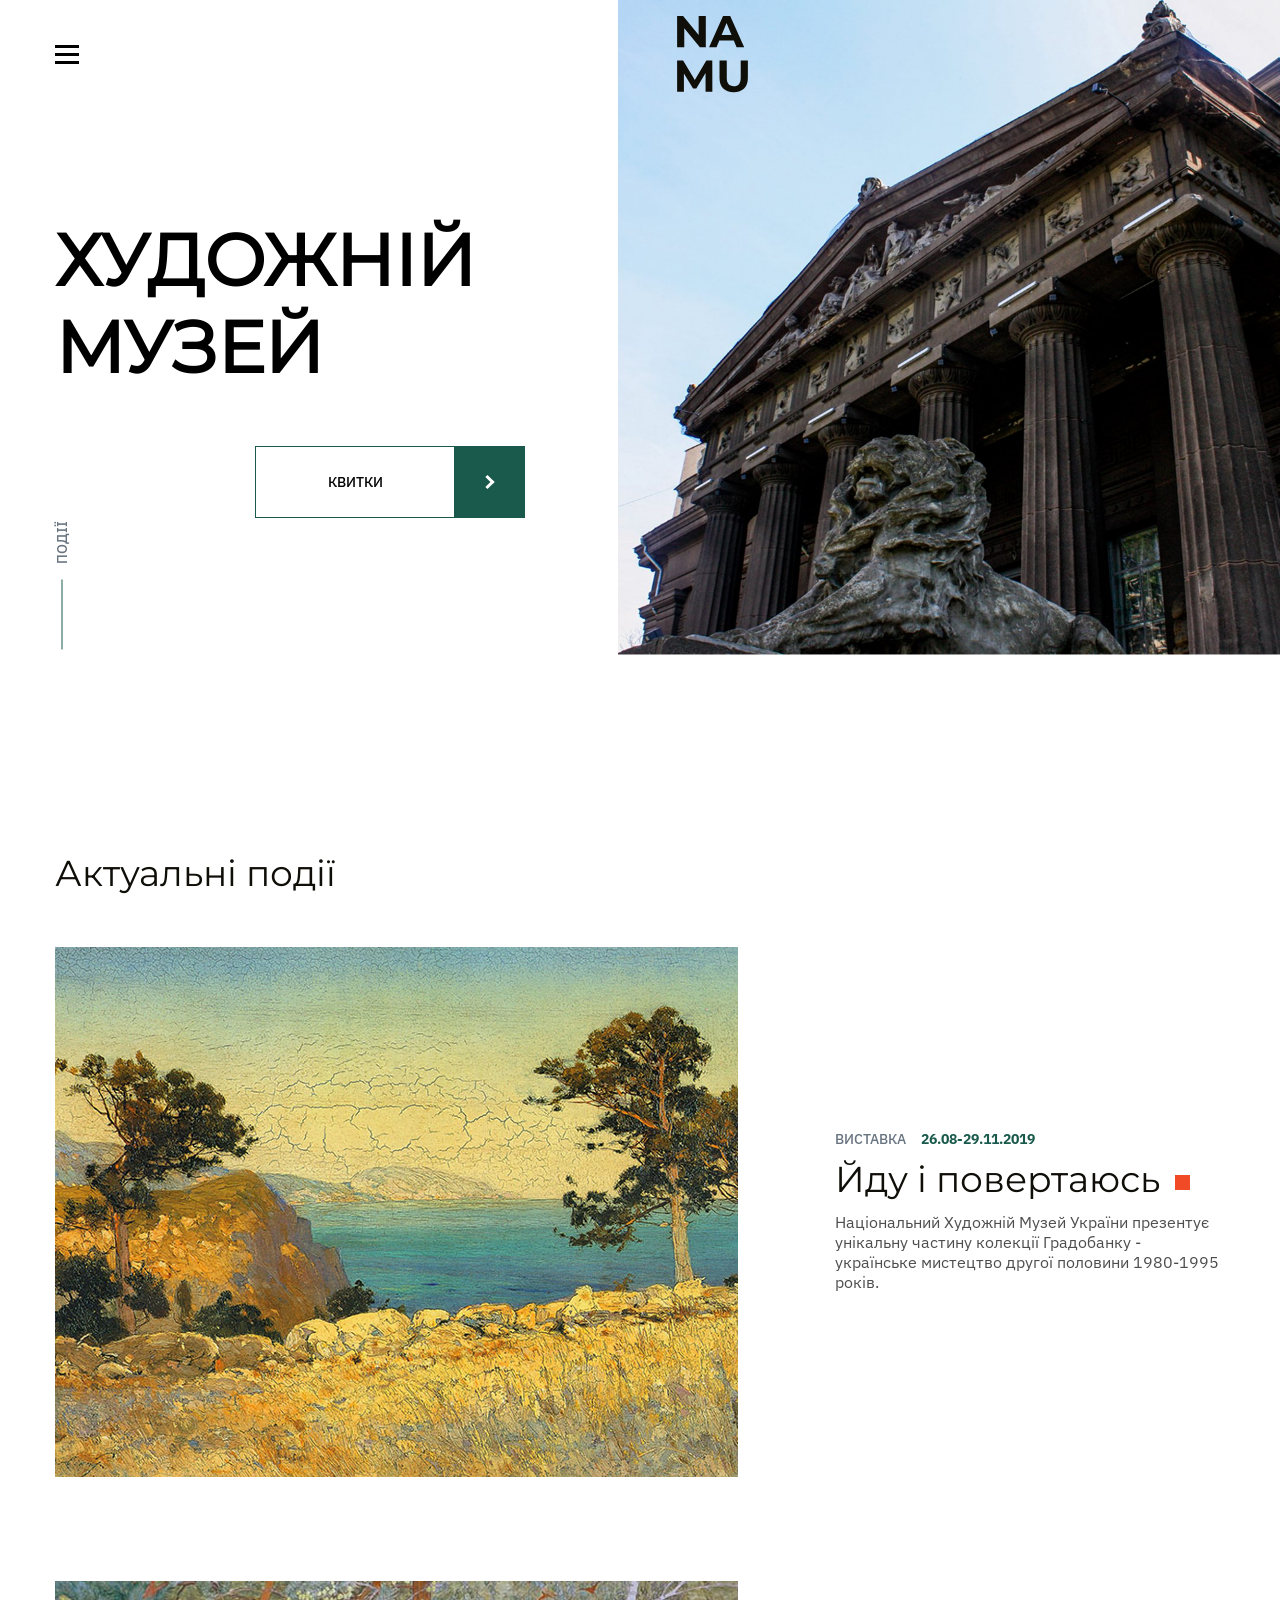
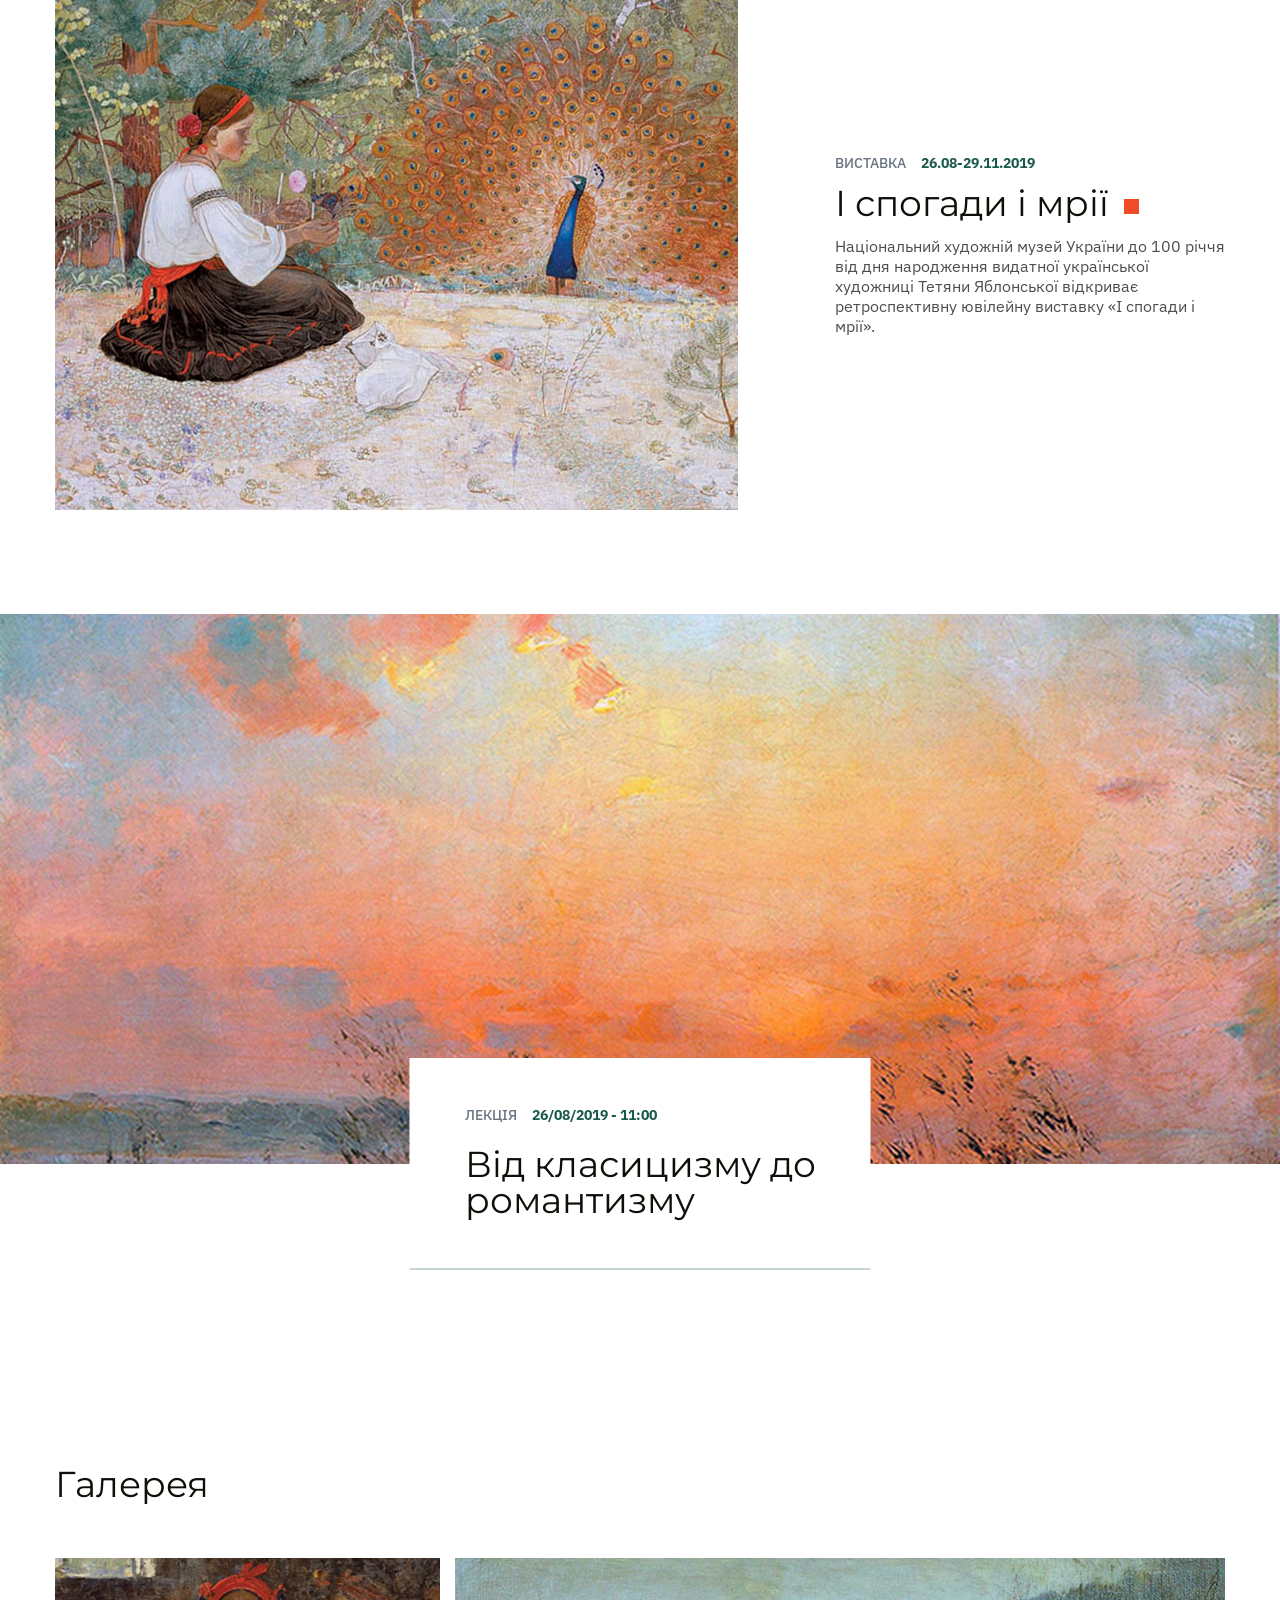
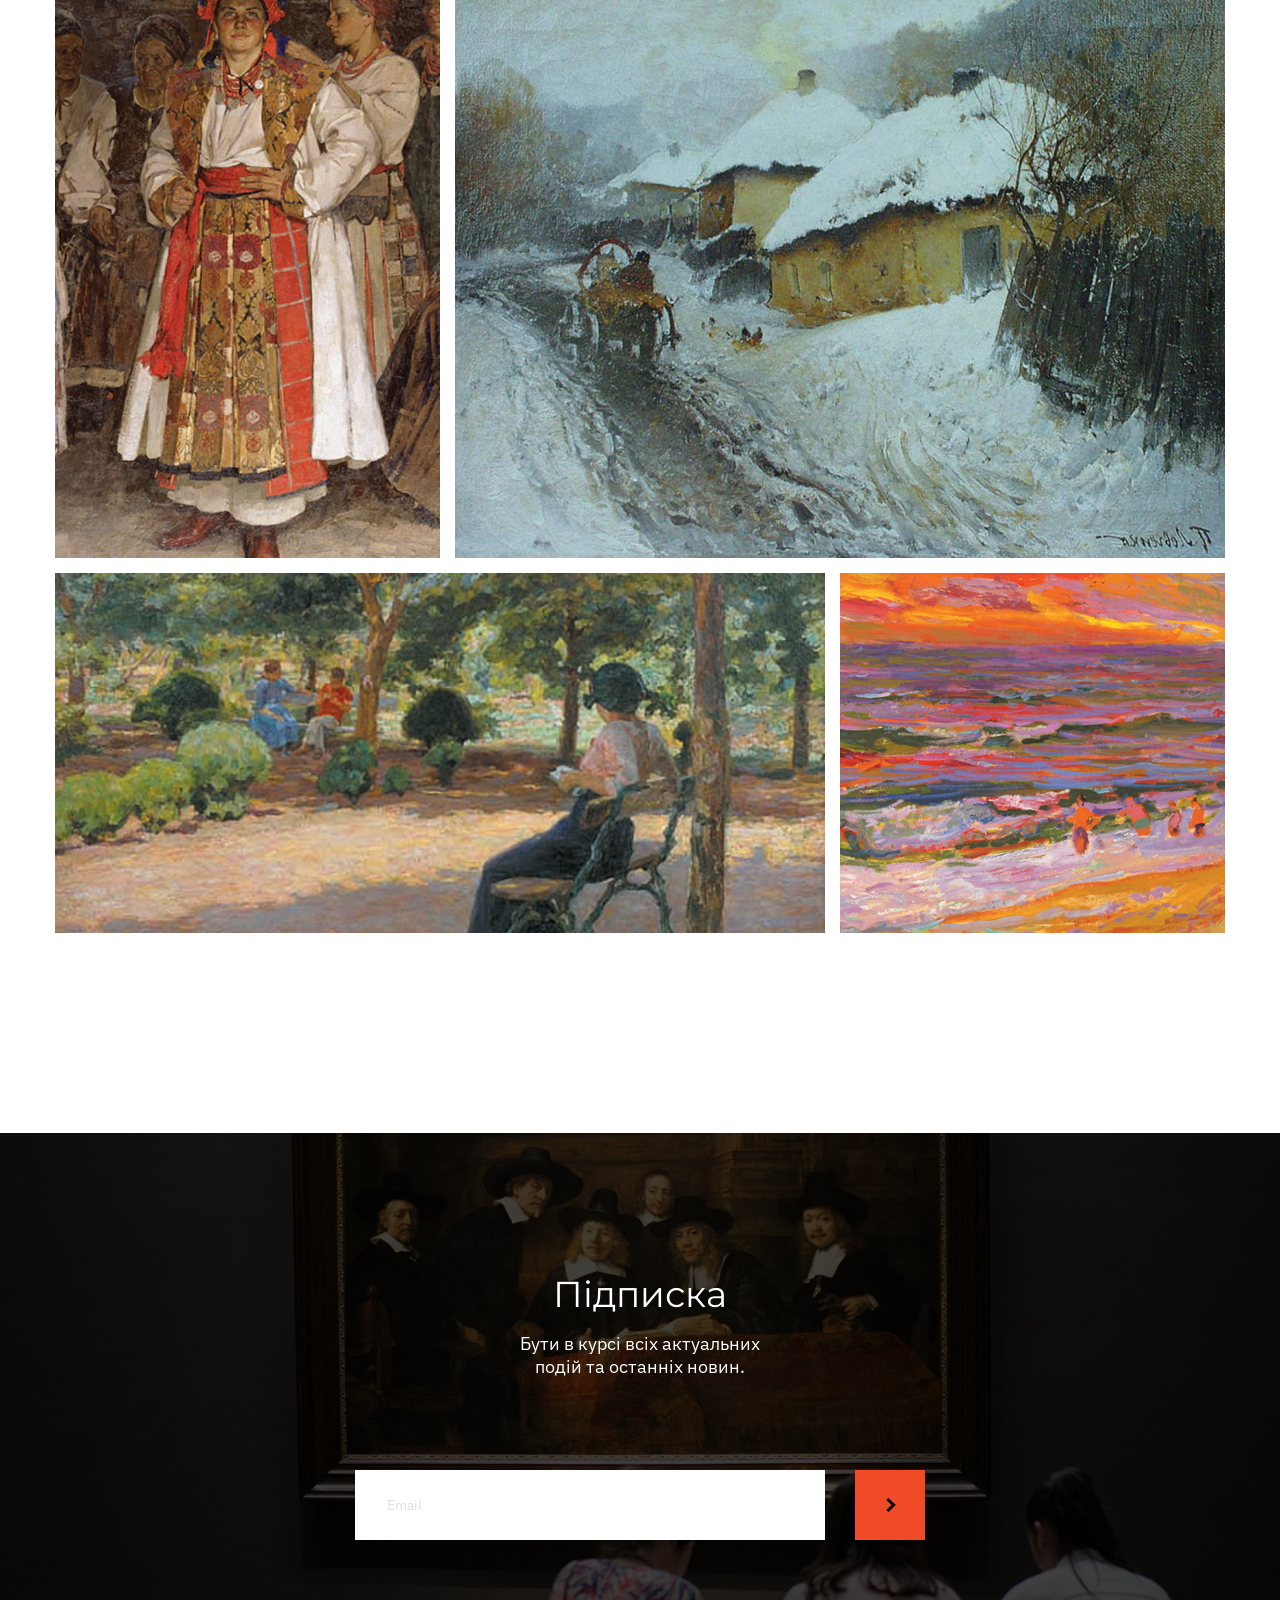
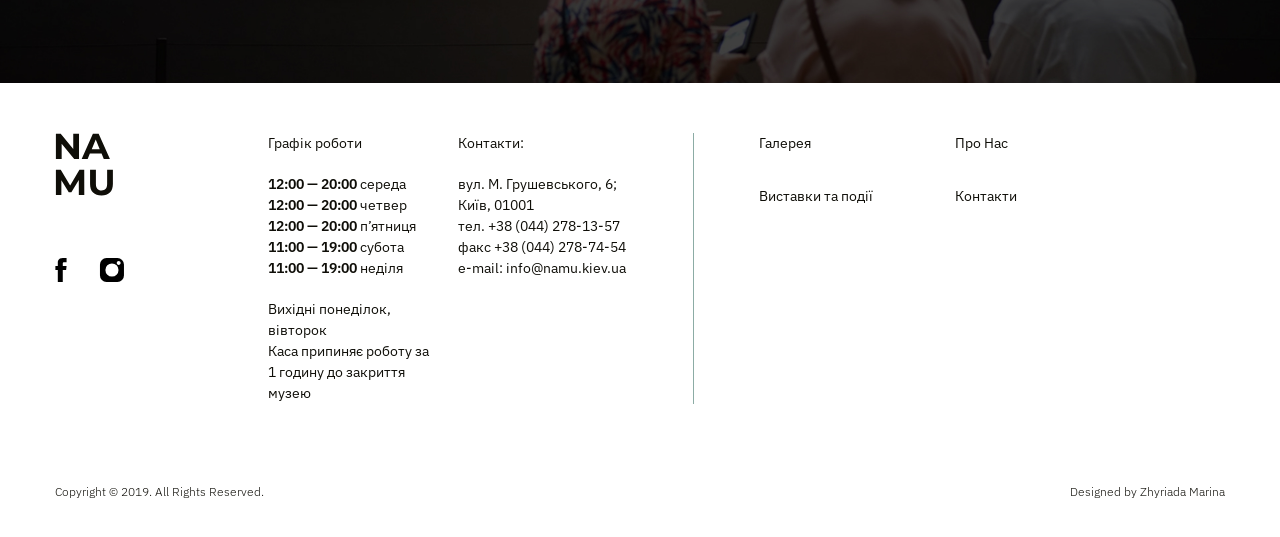
<file: index.html>
<!doctype html><html lang="en"><head><meta charset="utf-8"><meta name="viewport" content="width=device-width, initial-scale=1.0"><link rel="icon" type="image/svg+xml" href="favicon.064738e1.svg"><link rel="stylesheet" href="https://unpkg.com/swiper/swiper-bundle.min.css"><link rel="preconnect" href="https://fonts.googleapis.com"><link rel="preconnect" href="https://fonts.gstatic.com"><link href="https://fonts.googleapis.com/css2?family=IBM+Plex+Sans:ital,wght@0,100..700;1,100..700&display=swap" rel="stylesheet"><title>NAMU</title><link rel="stylesheet" href="index.5a74124b.css"></head><body class="body"> <header id="header" class="header"> <div class="container header__content"> <a href="#menu" class="icon menu__icon"> <div class="menu__icon-item"></div> <div class="menu__icon-item"></div> <div class="menu__icon-item"></div> </a> <a href="#" class="header__logo logo"> <img class="logo-icon" src="favicon.064738e1.svg" alt="Logo"> </a> </div> <aside class="menu" id="menu"> <div class="menu__content"> <div class="container menu__content-inner"> <div class="menu__nav-wrapper nav-wrapper"> <a href="#" class="icon icon--close-white menu__icon-close"></a> <nav class="menu__nav nav"> <ul class="footer__nav-list nav__list"> <li class="nav__item"> <a href="#gallery" class="main-text nav__link"> Галерея </a> </li> <li class="nav__item"> <a href="#contact-us" class="main-text nav__link"> Про Нас </a> </li> <li class="nav__item"> <a href="#events" class="main-text nav__link"> Виставки та події </a> </li> <li class="nav__item"> <a href="#contact-us" class="main-text nav__link"> Контакти </a> </li> </ul> </nav> </div> <div class="menu__details-wrapper"> <p class="main-text main-text--white menu__text">Графік роботи</p> <div class="menu__details"> <ul class="menu__details-list"> <li class="main-text main-text--white menu__text"> <span class="main-text--bold">12:00 — 20:00</span> середа </li> <li class="main-text main-text--white menu__text"> <span class="main-text--bold">12:00 — 20:00</span> четвер </li> <li class="main-text main-text--white menu__text"> <span class="main-text--bold">12:00 — 20:00</span> п’ятниця </li> <li class="main-text main-text--white menu__text"> <span class="main-text--bold">11:00 — 19:00</span> субота </li> <li class="main-text main-text--white menu__text"> <span class="main-text--bold">11:00 — 19:00</span> неділя </li> </ul> <p class="main-text main-text--white menu__text menu__text--weekends"> <span class="main-text--bold">Вихідні:</span> понеділок, вівторок <br> Каса припиняє роботу за 1 годину до закриття музею </p> </div> </div> </div> </div> <a href="#" class="menu__background"></a> </aside> </header> <main class="page"> <section id="museum" class="museum"> <div class="container museum-container"> <div class="museum__content"> <div class="section-title-wrapper"> <h1>ХУДОЖНІЙ МУЗЕЙ</h1> </div> <div class="museum__content-link-wrapper"> <a href="#" class="ticket-btn"> <p class="subtitle subtitle--dark ticket-btn-text">Квитки</p> <div class="main-btn"></div> </a> </div> </div> <a href="#events" class="link link--bold-hover museum__link-to-events show-on-desktop subtitle"> Події </a> </div> <div class="museum__content-image"> <img src="museum.30bdc667.jpg" alt="Museum Photo"> </div> </section> <section id="events" class="events"> <div class="container"> <div class="section-title-wrapper"> <h2>Актуальні події</h2> </div> <div class="events-content-wrapper"> <div class="event events__event"> <a href="#" class="dont-show-on-desktop event__image"> <img src="events-image-1.808af887.jpg" alt="Event Image"> </a> <a href="#" class="event__image link link--scale-hover-sm show-on-desktop"> <img src="events-image-1.7b368abf.jpg" alt="Event Image"> </a> <div></div> <div class="event__description"> <p class="event__description-subtitle subtitle"> ВИСТАВКА <span class="subtitle--bold subtitle--green"> 26.08-29.11.2019 </span> </p> <h2 class="h2--icon">Йду і повертаюсь</h2> <p class="events__text main-text"> Національний Художній Музей України презентує унікальну частину колекції Градобанку - українське мистецтво другої половини 1980-1995 років. </p> </div> </div> <div class="event events__event"> <a href="#" class="dont-show-on-desktop event__image"> <img src="events-image-2.72475c1a.jpg" alt="Event Image"> </a> <a href="#" class="event__image link link--scale-hover-sm show-on-desktop"> <img src="events-image-2.2ec6624e.jpg" alt="Event Image"> </a> <div></div> <div class="event__description"> <p class="event__description-subtitle subtitle"> ВИСТАВКА <span class="subtitle--bold subtitle--green"> 26.08-29.11.2019 </span> </p> <h2 class="h2--icon">І спогади і мрії</h2> <p class="events__text main-text"> Національний художній музей України до 100 річчя від дня народження видатної української художниці Тетяни Яблонської відкриває ретроспективну ювілейну виставку «І спогади і мрії». </p> </div> </div> </div> </div> <div class="container show-on-tablet"> <a href="#"> <div class="event--lection events__event"> <div class="event__description event__description--lection event__description--lection-link link"> <p class="event__description-subtitle event__description-subtitle--lection subtitle"> ЛЕКЦІЯ <span class="subtitle--bold subtitle--green"> 26/08/2019 - 11:00 </span> </p> <h2 class="h2--mobile-centered"> Від класицизму до <br> романтизму </h2> </div> </div> </a> </div> <div class="dont-show-on-tablet event--lection events__event"> <a href="#"> <div class="event__description event__description--lection event__description--lection-link link"> <p class="event__description-subtitle event__description-subtitle--lection subtitle"> ЛЕКЦІЯ <span class="subtitle--bold subtitle--green"> 26/08/2019 - 11:00 </span> </p> <h2 class="h2--mobile-centered"> Від класицизму до <br> романтизму </h2> </div> </a> </div> </section> <section id="gallery" class="gallery"> <div class="container"> <div class="section-title-wrapper"> <h2>Галерея</h2> </div> </div> <div class="dont-show-on-desktop gallery__swiper-wrapper"> <div class="gallery__swiper swiper"> <div class="swiper-wrapper"> <div class="gallery__swiper-slide swiper-slide"> <a href="#" class="link"> <img src="image-1.8e1c605c.jpg" alt="Gallery Photo"> </a> </div> <div class="gallery__swiper-slide swiper-slide"> <a href="#" class="link"> <img src="image-2.f9c7cb00.jpg" alt="Gallery Photo"> </a> </div> <div class="gallery__swiper-slide swiper-slide"> <a href="#" class="link"> <img src="image-1.8e1c605c.jpg" alt="Gallery Photo"> </a> </div> <div class="gallery__swiper-slide swiper-slide"> <a href="#" class="link"> <img src="image-2.f9c7cb00.jpg" alt="Gallery Photo"> </a> </div> </div> </div> <div class="gallery__swiper-pagination"></div> </div> <div class="container show-on-desktop"> <div class="gallery__grid-row"> <a href="#" class="link link--scale-hover-sm"> <img class="gallery__item" src="image-1.1a8481c7.jpg" alt="Gallery Photo"> </a> <a href="#" class="link link--scale-hover-sm"> <img class="gallery__item" src="image-2.972af8f0.jpg" alt="Gallery Photo"> </a> </div> <div class="gallery__grid-row"> <a href="#" class="link link--scale-hover-sm"> <img class="gallery__item" src="image-3.2cfc38c3.jpg" alt="Gallery Photo"> </a> <a href="#" class="link link--scale-hover-sm"> <img class="gallery__item" src="image-4.fd4b8eca.jpg" alt="Gallery Photo"> </a> </div> </div> </section> <section id="contact-us" class="contact-us"> <h2 class="h2--white">Підписка</h2> <p class="contact-us__text main-text main-text--white"> Бути в курсі всіх актуальних подій та останніх новин. </p> <div class="contact-us__form-wrapper"> <form onsubmit="this.reset(); window.scrollTo({ top: 0, behavior: 'smooth' }); return false;" class="email-form"> <input type="email" class="email-form__input main-text" placeholder="Email" required> <button type="submit" class="main-btn main-btn--red"></button> </form> </div> </section> </main> <footer class="footer"> <div class="container"> <div class="footer__content"> <div class="footer__links"> <a href="#" class="logo"> <img class="logo-icon" src="favicon.064738e1.svg" alt="Logo"> </a> <div class="footer__links-socials"> <a href="https://www.facebook.com/" target="_blank" class="link link--scale-hover"> <img src="facebook-icon.5a4b28ee.svg" alt="Facebook Icon"> </a> <a href="https://www.instagram.com/" target="_blank" class="link link--scale-hover"> <img src="instagram-icon.c8a30db5.svg" alt="Instagram Icon"> </a> </div> </div> <div class="footer__info-wrapper"> <div class="footer__info"> <div class="footer__info-cart"> <div class="footer__info-cart-title-wrapper"> <p class="footer__info-cart-title footer__text main-text"> Графік роботи </p> </div> <ul class="footer__info-cart-list"> <li class="footer__text main-text"> <span class="main-text--bold">12:00 — 20:00</span> середа </li> <li class="footer__text main-text"> <span class="main-text--bold">12:00 — 20:00</span> четвер </li> <li class="footer__text main-text"> <span class="main-text--bold">12:00 — 20:00</span> п’ятниця </li> <li class="footer__text main-text"> <span class="main-text--bold">11:00 — 19:00</span> субота </li> <li class="footer__text main-text"> <span class="main-text--bold">11:00 — 19:00</span> неділя </li> </ul> <div class="footer__info-cart-title-wrapper footer__info-cart-title-wrapper--weekend"> <p class="footer__info-cart-title footer__text main-text"> Вихідні понеділок, вівторок <br> Каса припиняє роботу за 1 годину до закриття музею </p> </div> </div> <div class="footer__info-cart"> <div class="footer__info-cart-title-wrapper"> <p class="footer__info-cart-title footer__text main-text"> Контакти: </p> </div> <ul class="footer__info-cart-list"> <li class="footer__text main-text"> <a href="https://maps.app.goo.gl/dUrxSWDhkEZXd93Q6" target="_blank" class="link link--bold-hover"> вул. М. Грушевського, 6; Київ, 01001 </a> </li> <li class="footer__text main-text"> тел. <a class="link link--bold-hover" href="tel:+380442781357"> +38 (044) 278-13-57 </a> </li> <li class="footer__text footer__text--nowrap main-text"> факс <a class="link link--bold-hover" href="tel:+380442787454"> +38 (044) 278-74-54 </a> </li> <li class="footer__text footer__text--nowrap main-text"> e-mail: <a class="link link--bold-hover" href="mailto:info@namu.kiev.ua"> info@namu.kiev.ua </a> </li> </ul> </div> <a href="#museum" class="footer__sroll-top link link--scale-hover show-on-mobile"> <img src="arrow-up.a475b200.png" alt="Scroll top"> </a> </div> <div class="footer__info-nav-wrapper"> <nav class="nav"> <ul class="footer__nav-list nav__list"> <li class="nav__item"> <a href="#gallery" class="footer__text main-text nav__link nav__link--dark"> Галерея </a> </li> <li class="nav__item"> <a href="#contact-us" class="footer__text main-text nav__link nav__link--dark"> Про Нас </a> </li> <li class="nav__item"> <a href="#events" class="footer__text main-text nav__link nav__link--dark"> Виставки та події </a> </li> <li class="nav__item"> <a href="#contact-us" class="footer__text main-text nav__link nav__link--dark"> Контакти </a> </li> </ul> </nav> </div> </div> </div> </div> </footer> <div class="container"> <div class="copyright copyright-wrapper"> <p class="copyright-text main-text"> Copyright © 2019. All Rights Reserved. </p> <p class="copyright-text main-text">Designed by Zhyriada Marina</p> </div> </div> <script src="https://unpkg.com/swiper/swiper-bundle.min.js"></script> <script src="index.84b32c1d.js"></script> </body></html>
</file>
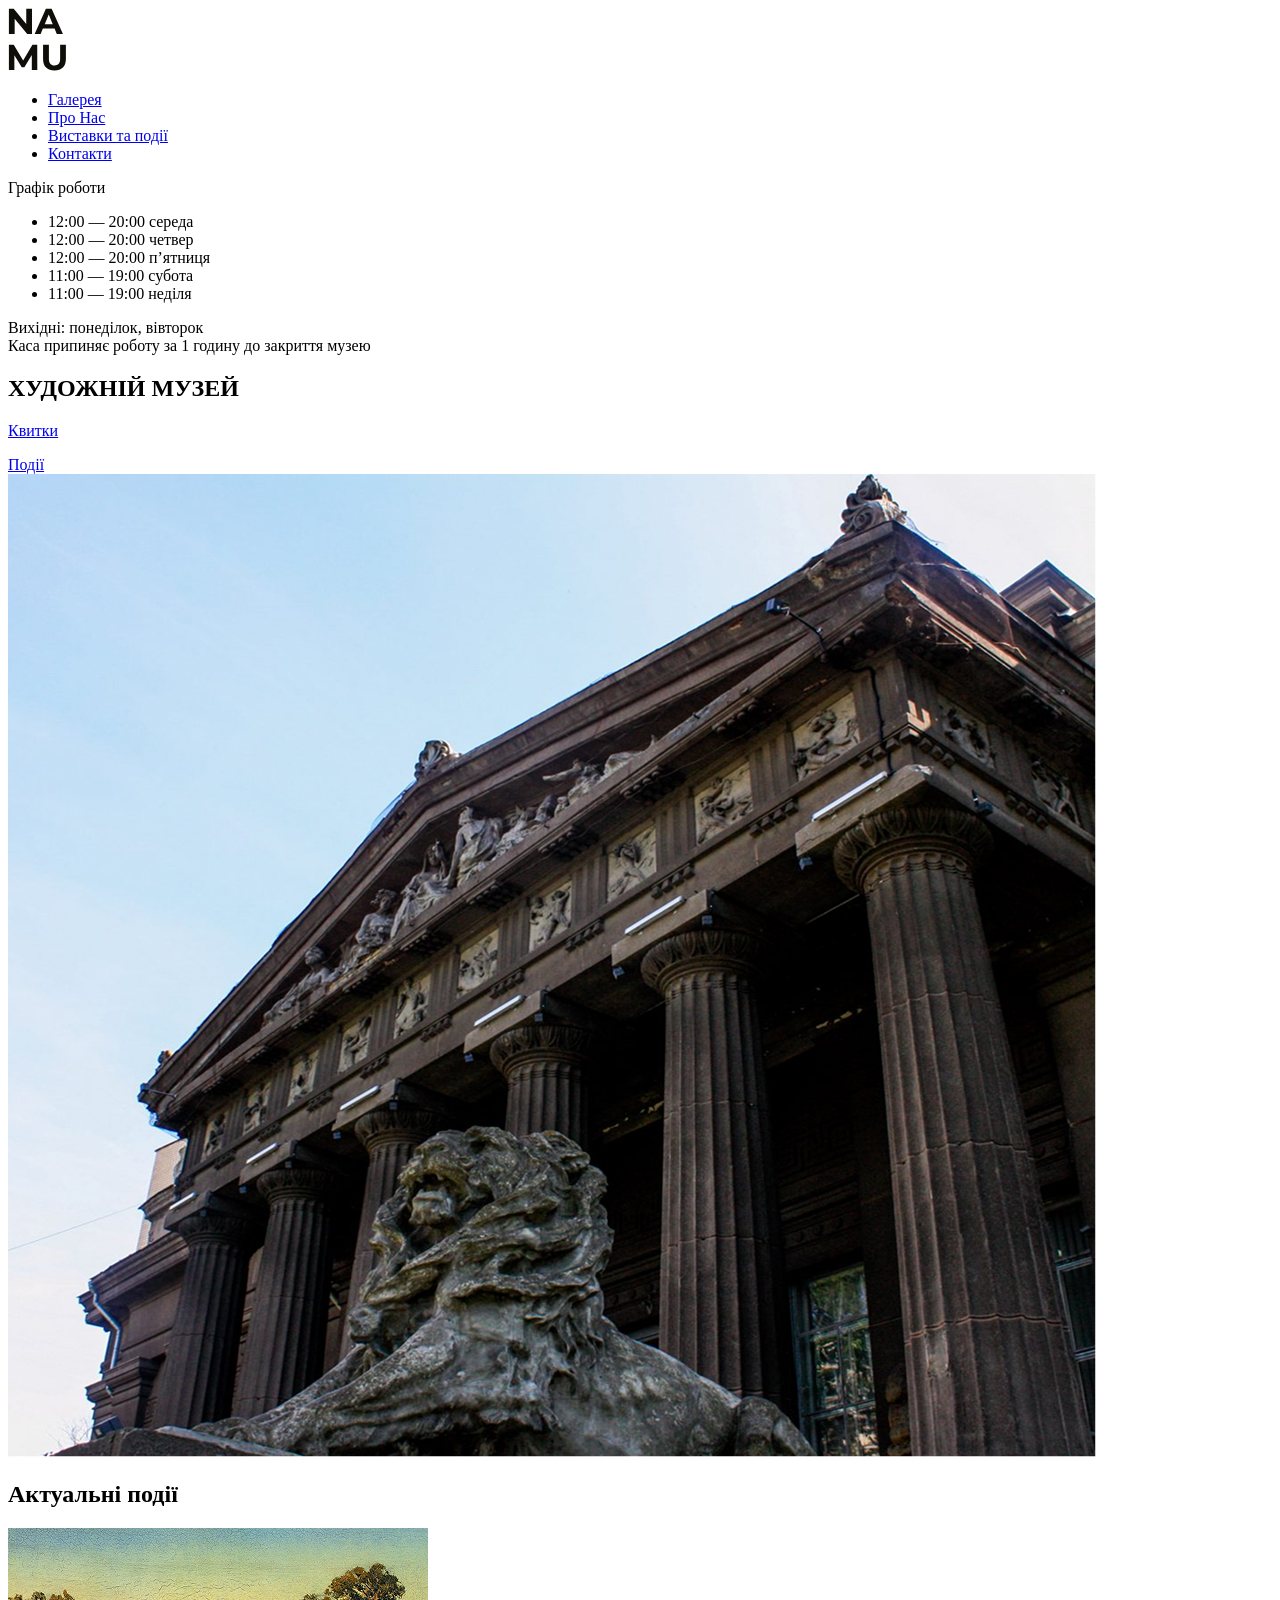
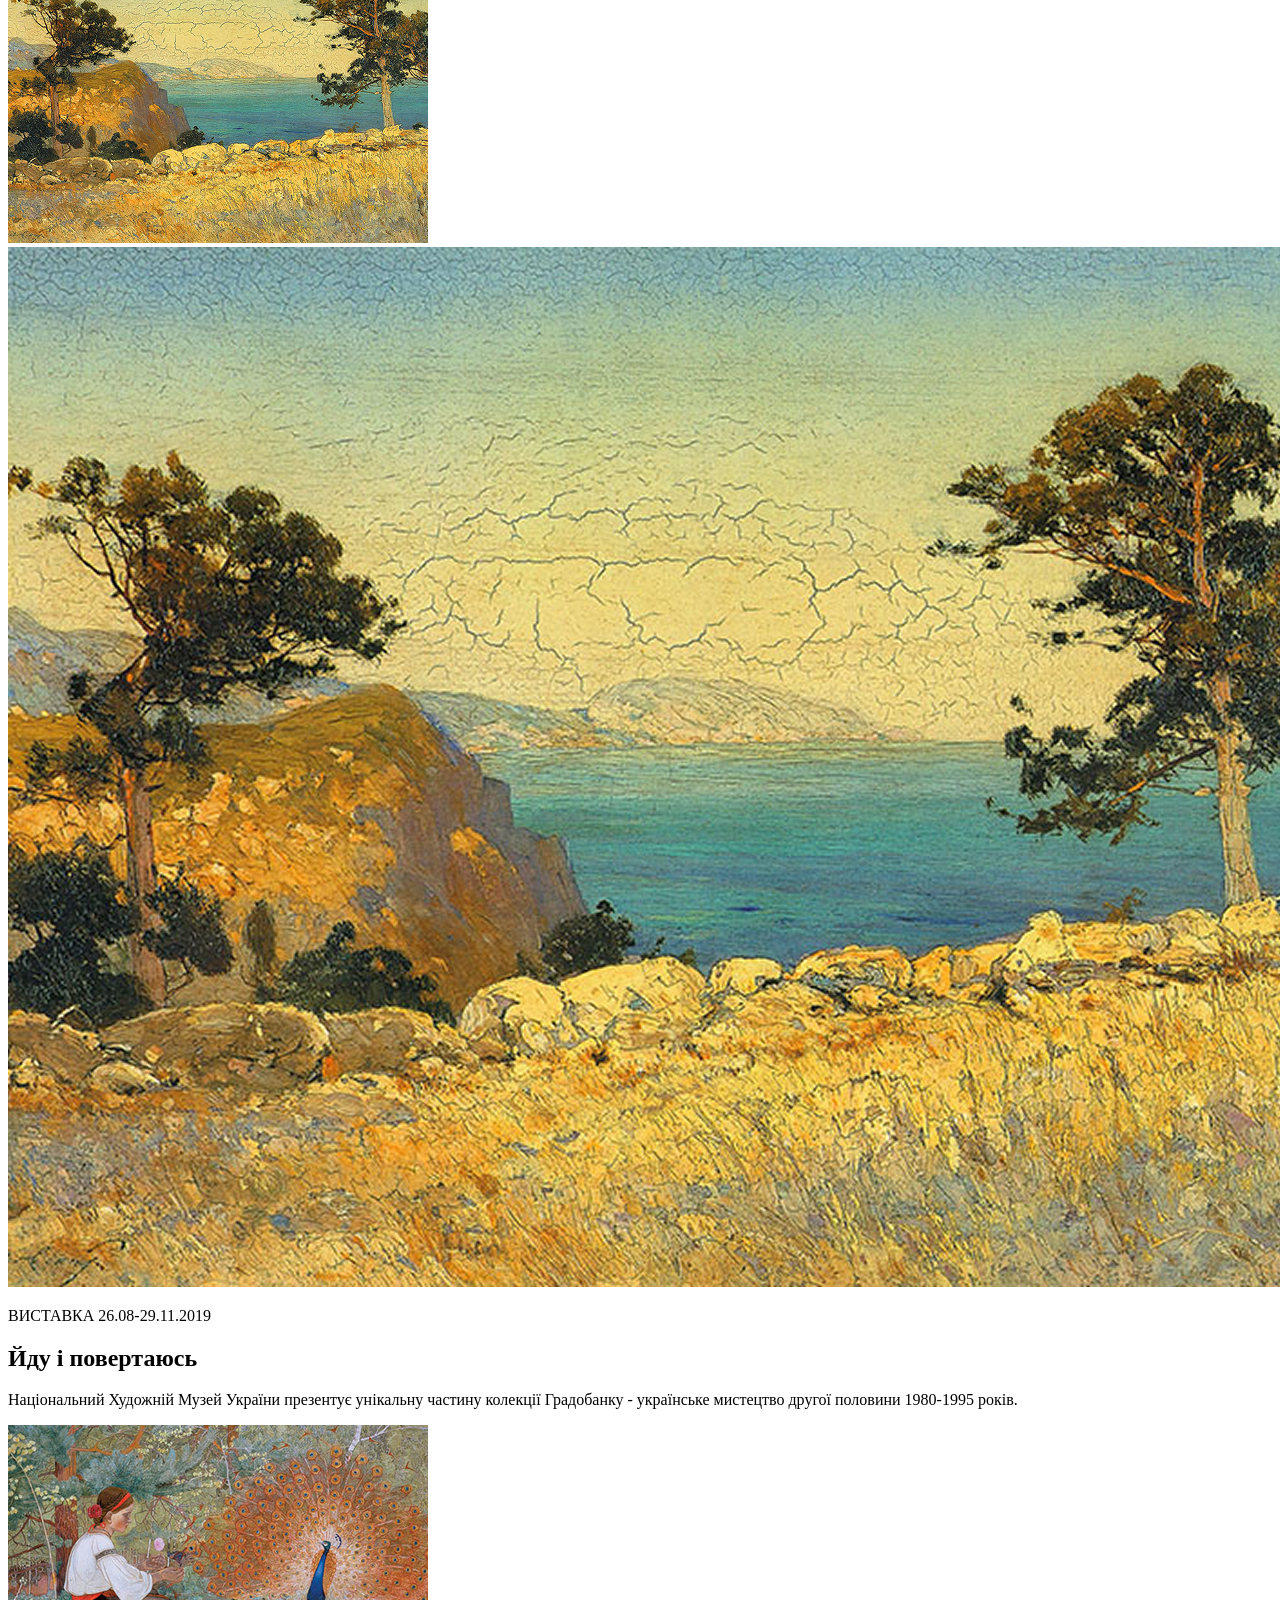
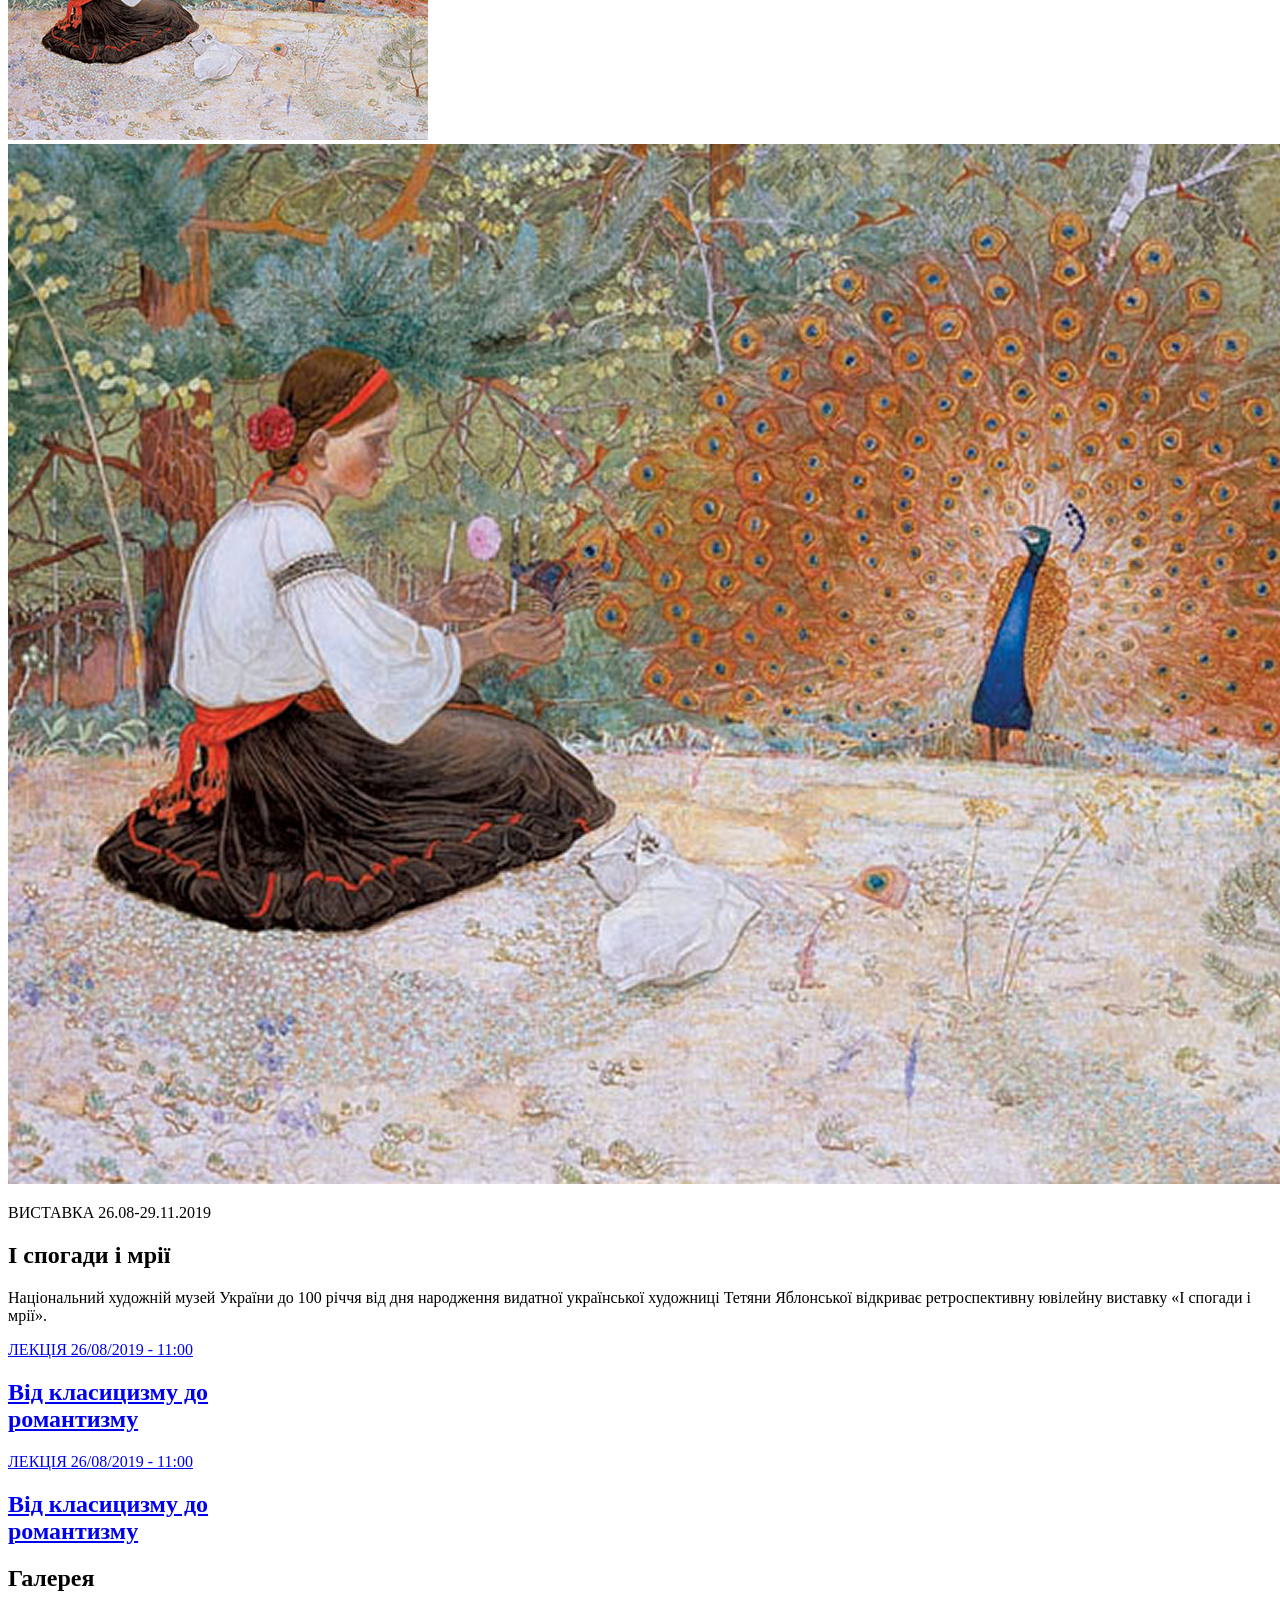
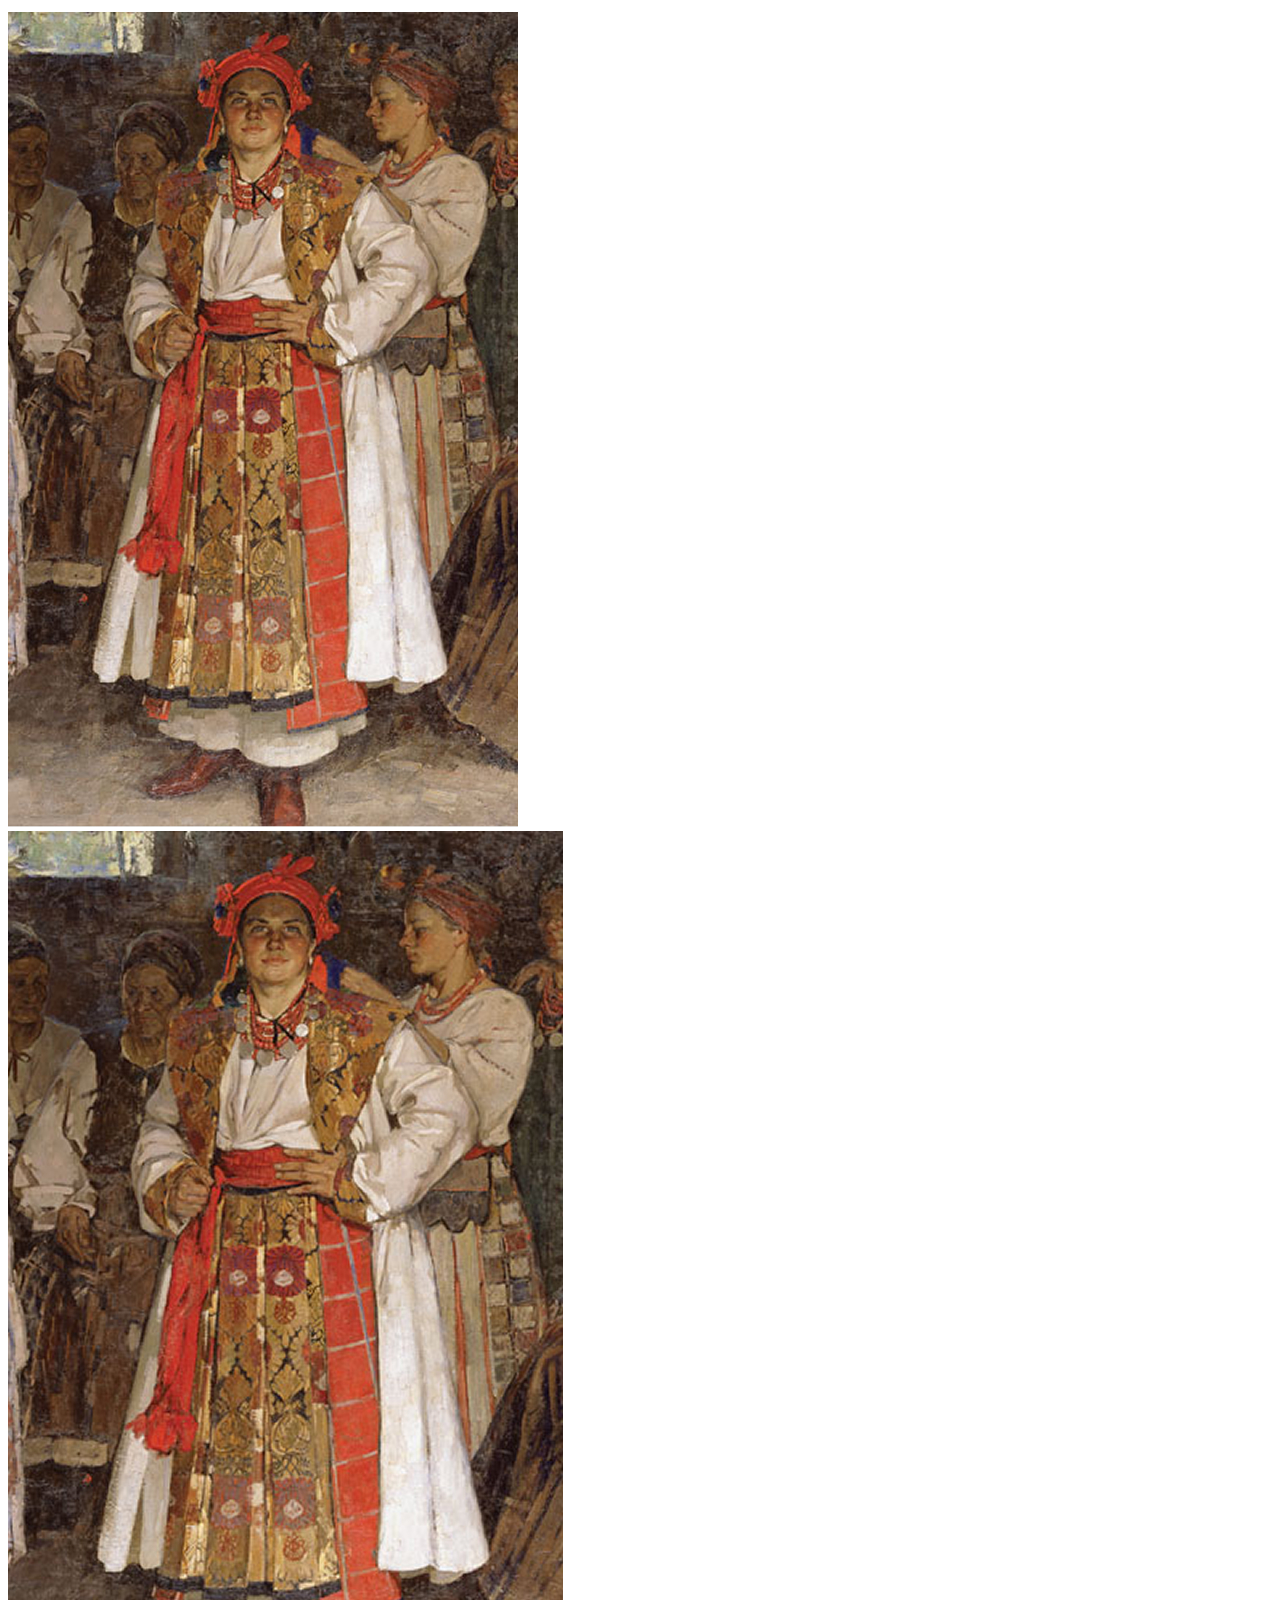
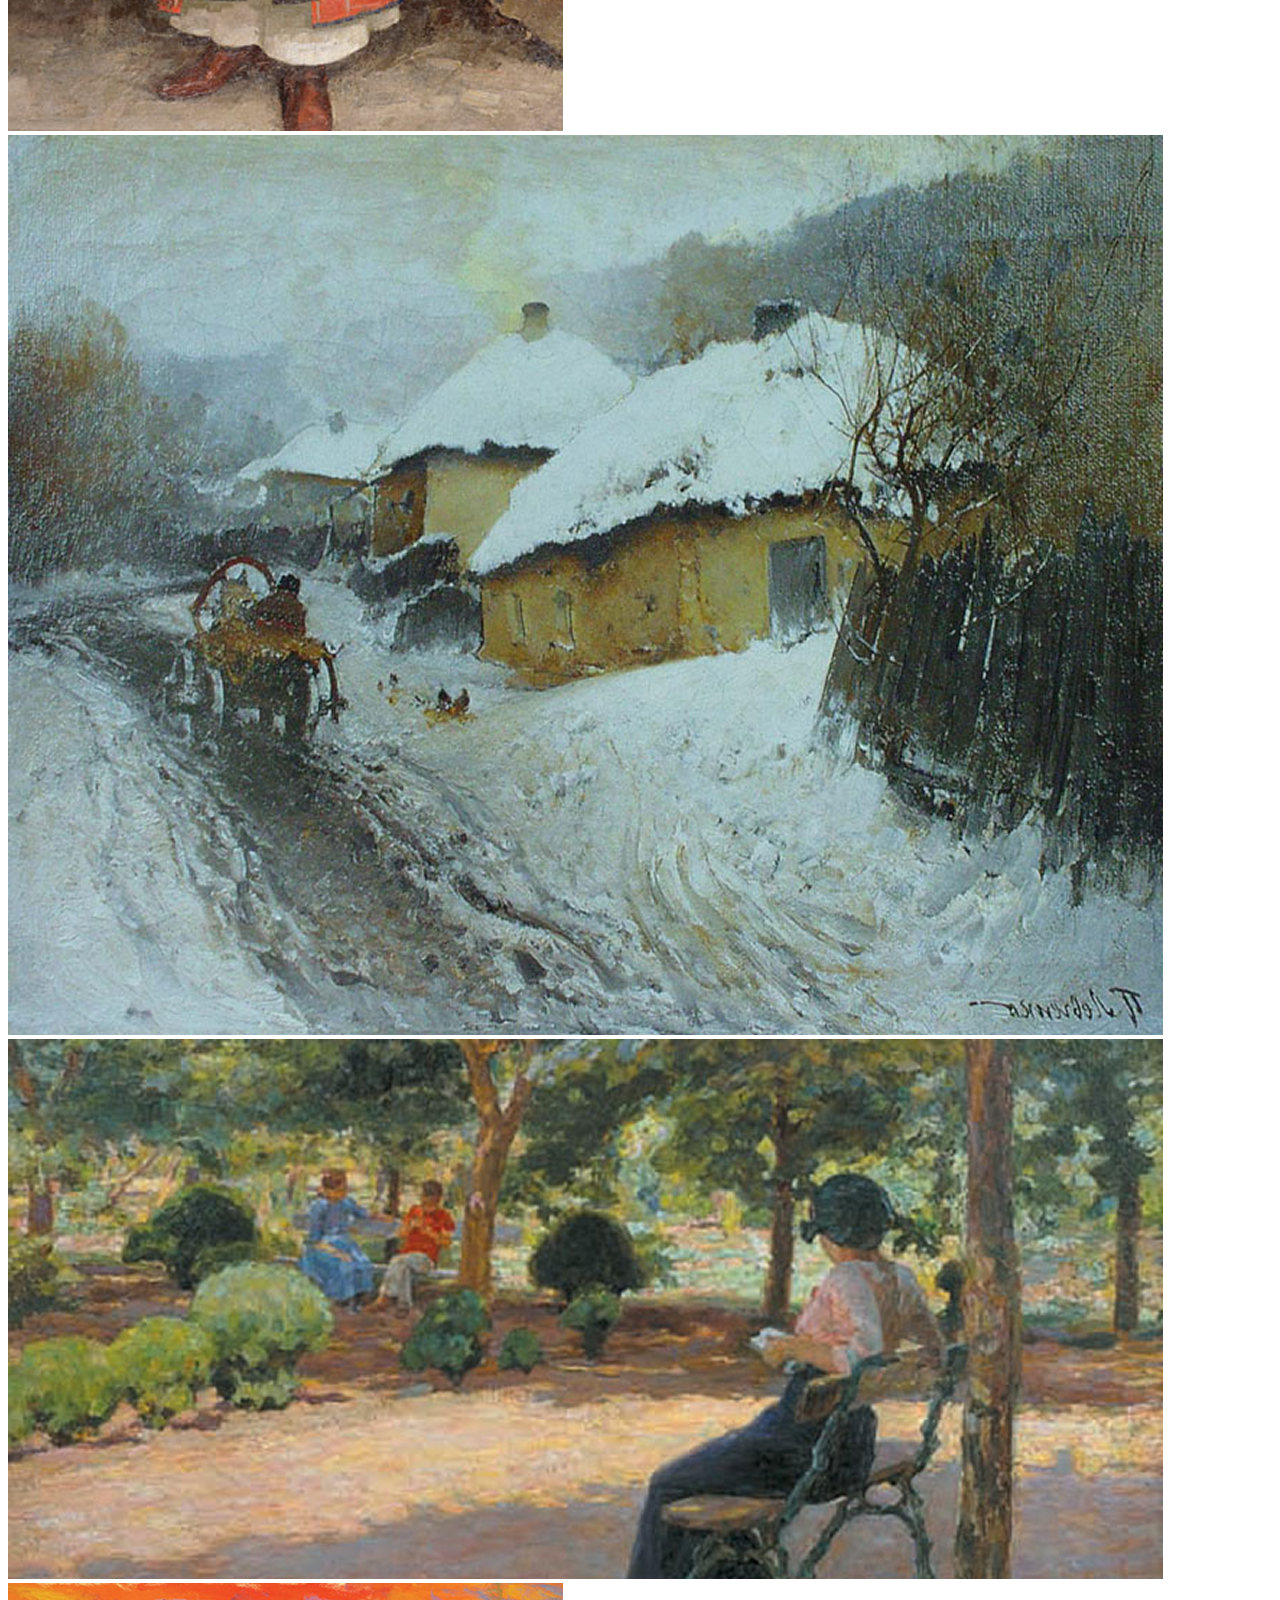
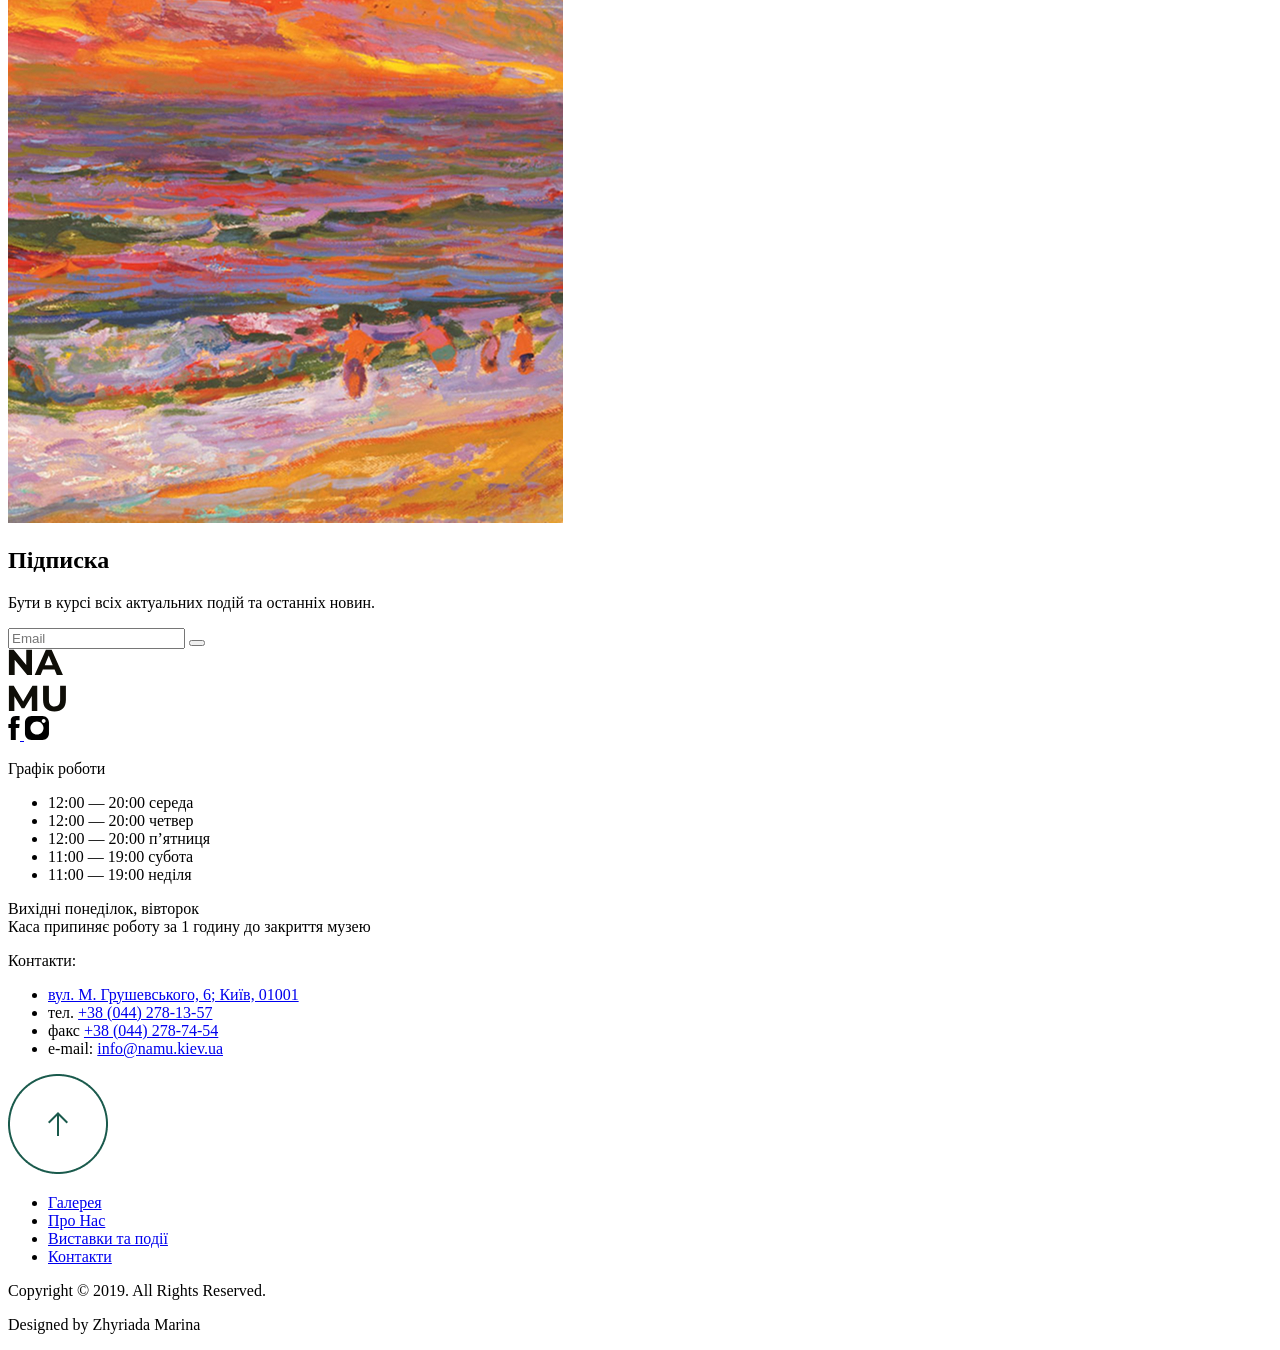
<file: src/index.html>
<!doctype html>
<html lang="en">
  <head>
    <meta charset="UTF-8" />
    <meta
      name="viewport"
      content="width=device-width, initial-scale=1.0"
    />
    <link
      rel="icon"
      type="image/svg+xml"
      href="./images/favicon.svg"
    />
    <link
      rel="stylesheet"
      href="https://unpkg.com/swiper/swiper-bundle.min.css"
    />
    <link
      rel="preconnect"
      href="https://fonts.googleapis.com"
    />
    <link
      rel="preconnect"
      href="https://fonts.gstatic.com"
    />
    <link
      href="https://fonts.googleapis.com/css2?family=IBM+Plex+Sans:ital,wght@0,100..700;1,100..700&display=swap"
      rel="stylesheet"
    />
    <title>NAMU</title>
    <link
      rel="stylesheet"
      href="./styles/main.scss"
    />
  </head>
  <body class="body">
    <header
      id="header"
      class="header"
    >
      <div class="container header__content">
        <a
          href="#menu"
          class="icon menu__icon"
        >
          <div class="menu__icon-item"></div>
          <div class="menu__icon-item"></div>
          <div class="menu__icon-item"></div>
        </a>
        <a
          href="#"
          class="logo header__logo"
        >
          <img
            class="logo-icon"
            src="./images/favicon.svg"
            alt="Logo"
          />
        </a>
      </div>

      <aside
        class="menu"
        id="menu"
      >
        <div class="menu__content">
          <div class="container menu__content-inner">
            <div class="nav-wrapper menu__nav-wrapper">
              <a
                href="#"
                class="icon icon--close-white menu__icon-close"
              ></a>
              <nav class="nav menu__nav">
                <ul class="nav__list footer__nav-list">
                  <li class="nav__item">
                    <a
                      href="#gallery"
                      class="main-text nav__link"
                    >
                      Галерея
                    </a>
                  </li>
                  <li class="nav__item">
                    <a
                      href="#contact-us"
                      class="main-text nav__link"
                    >
                      Про Нас
                    </a>
                  </li>
                  <li class="nav__item">
                    <a
                      href="#events"
                      class="main-text nav__link"
                    >
                      Виставки та події
                    </a>
                  </li>
                  <li class="nav__item">
                    <a
                      href="#contact-us"
                      class="main-text nav__link"
                    >
                      Контакти
                    </a>
                  </li>
                </ul>
              </nav>
            </div>
            <div class="menu__details-wrapper">
              <p class="main-text main-text--white menu__text">Графік роботи</p>
              <div class="menu__details">
                <ul class="menu__details-list">
                  <li class="main-text main-text--white menu__text">
                    <span class="main-text--bold">12:00 — 20:00</span>
                    середа
                  </li>
                  <li class="main-text main-text--white menu__text">
                    <span class="main-text--bold">12:00 — 20:00</span>
                    четвер
                  </li>
                  <li class="main-text main-text--white menu__text">
                    <span class="main-text--bold">12:00 — 20:00</span>
                    п’ятниця
                  </li>
                  <li class="main-text main-text--white menu__text">
                    <span class="main-text--bold">11:00 — 19:00</span>
                    субота
                  </li>
                  <li class="main-text main-text--white menu__text">
                    <span class="main-text--bold">11:00 — 19:00</span>
                    неділя
                  </li>
                </ul>
                <p
                  class="main-text main-text--white menu__text menu__text--weekends"
                >
                  <span class="main-text--bold">Вихідні:</span>
                  понеділок, вівторок
                  <br />
                  Каса припиняє роботу за 1 годину до закриття музею
                </p>
              </div>
            </div>
          </div>
        </div>
        <a
          href="#"
          class="menu__background"
        ></a>
      </aside>
    </header>
    <main class="page">
      <section
        id="museum"
        class="museum"
      >
        <div class="container museum-container">
          <div class="museum__content">
            <div class="section-title-wrapper">
              <h1>ХУДОЖНІЙ МУЗЕЙ</h1>
            </div>
            <div class="museum__content-link-wrapper">
              <a
                href="#"
                class="ticket-btn"
              >
                <p class="subtitle subtitle--dark ticket-btn-text">Квитки</p>
                <div class="main-btn"></div>
              </a>
            </div>
          </div>
          <a
            href="#events"
            class="subtitle link link--bold-hover museum__link-to-events show-on-desktop"
          >
            Події
          </a>
        </div>
        <div class="museum__content-image">
          <img
            src="./images/museum/museum.jpg"
            alt="Museum Photo"
          />
        </div>
      </section>

      <section
        id="events"
        class="events"
      >
        <div class="container">
          <div class="section-title-wrapper">
            <h2>Актуальні події</h2>
          </div>

          <div class="events-content-wrapper">
            <div class="events__event event">
              <a
                href="#"
                class="event__image dont-show-on-desktop"
              >
                <img
                  src="./images/mobile/events/events-image-1.jpg"
                  alt="Event Image"
                />
              </a>
              <a
                href="#"
                class="link link--scale-hover-sm event__image show-on-desktop"
              >
                <img
                  src="./images/events/events-image-1.jpg"
                  alt="Event Image"
                />
              </a>
              <div></div>
              <div class="event__description">
                <p class="event__description-subtitle subtitle">
                  ВИСТАВКА
                  <span class="subtitle--bold subtitle--green">
                    26.08-29.11.2019
                  </span>
                </p>
                <h2 class="h2--icon">Йду і повертаюсь</h2>
                <p class="main-text events__text">
                  Національний Художній Музей України презентує унікальну
                  частину колекції Градобанку - українське мистецтво другої
                  половини 1980-1995 років.
                </p>
              </div>
            </div>

            <div class="events__event event">
              <a
                href="#"
                class="event__image dont-show-on-desktop"
              >
                <img
                  src="./images/mobile/events/events-image-2.jpg"
                  alt="Event Image"
                />
              </a>
              <a
                href="#"
                class="link link--scale-hover-sm event__image show-on-desktop"
              >
                <img
                  src="./images/events/events-image-2.jpg"
                  alt="Event Image"
                />
              </a>
              <div></div>
              <div class="event__description">
                <p class="event__description-subtitle subtitle">
                  ВИСТАВКА
                  <span class="subtitle--bold subtitle--green">
                    26.08-29.11.2019
                  </span>
                </p>
                <h2 class="h2--icon">І спогади і мрії</h2>
                <p class="main-text events__text">
                  Національний художній музей України до 100 річчя від дня
                  народження видатної української художниці Тетяни Яблонської
                  відкриває ретроспективну ювілейну виставку «І спогади і мрії».
                </p>
              </div>
            </div>
          </div>
        </div>
        <div class="container show-on-tablet">
          <a href="#">
            <div class="events__event event--lection">
              <div
                class="event__description event__description--lection event__description--lection-link link"
              >
                <p
                  class="subtitle event__description-subtitle event__description-subtitle--lection"
                >
                  ЛЕКЦІЯ
                  <span class="subtitle--bold subtitle--green">
                    26/08/2019 - 11:00
                  </span>
                </p>
                <h2 class="h2--mobile-centered">
                  Від класицизму до
                  <br />
                  романтизму
                </h2>
              </div>
            </div>
          </a>
        </div>
        <div class="events__event event--lection dont-show-on-tablet">
          <a href="#">
            <div
              class="event__description event__description--lection event__description--lection-link link"
            >
              <p
                class="subtitle event__description-subtitle event__description-subtitle--lection"
              >
                ЛЕКЦІЯ
                <span class="subtitle--bold subtitle--green">
                  26/08/2019 - 11:00
                </span>
              </p>
              <h2 class="h2--mobile-centered">
                Від класицизму до
                <br />
                романтизму
              </h2>
            </div>
          </a>
        </div>
      </section>
      <section
        id="gallery"
        class="gallery"
      >
        <div class="container">
          <div class="section-title-wrapper">
            <h2>Галерея</h2>
          </div>
        </div>
        <div class="gallery__swiper-wrapper dont-show-on-desktop">
          <div class="swiper gallery__swiper">
            <div class="swiper-wrapper">
              <div class="swiper-slide gallery__swiper-slide">
                <a
                  href="#"
                  class="link"
                >
                  <img
                    src="./images/mobile/gallery/image-1.jpg"
                    alt="Gallery Photo"
                  />
                </a>
              </div>
              <div class="swiper-slide gallery__swiper-slide">
                <a
                  href="#"
                  class="link"
                >
                  <img
                    src="./images/mobile/gallery/image-2.jpg"
                    alt="Gallery Photo"
                  />
                </a>
              </div>
              <div class="swiper-slide gallery__swiper-slide">
                <a
                  href="#"
                  class="link"
                >
                  <img
                    src="./images/mobile/gallery/image-1.jpg"
                    alt="Gallery Photo"
                  />
                </a>
              </div>
              <div class="swiper-slide gallery__swiper-slide">
                <a
                  href="#"
                  class="link"
                >
                  <img
                    src="./images/mobile/gallery/image-2.jpg"
                    alt="Gallery Photo"
                  />
                </a>
              </div>
            </div>
          </div>
          <div class="gallery__swiper-pagination"></div>
        </div>
        <div class="container show-on-desktop">
          <div class="gallery__grid-row">
            <a
              href="#"
              class="link link--scale-hover-sm"
            >
              <img
                class="gallery__item"
                src="./images/gallery/image-1.jpg"
                alt="Gallery Photo"
              />
            </a>
            <a
              href="#"
              class="link link--scale-hover-sm"
            >
              <img
                class="gallery__item"
                src="./images/gallery/image-2.jpg"
                alt="Gallery Photo"
              />
            </a>
          </div>
          <div class="gallery__grid-row">
            <a
              href="#"
              class="link link--scale-hover-sm"
            >
              <img
                class="gallery__item"
                src="./images/gallery/image-3.jpg"
                alt="Gallery Photo"
              />
            </a>
            <a
              href="#"
              class="link link--scale-hover-sm"
            >
              <img
                class="gallery__item"
                src="./images/gallery/image-4.jpg"
                alt="Gallery Photo"
              />
            </a>
          </div>
        </div>
      </section>
      <section
        id="contact-us"
        class="contact-us"
      >
        <h2 class="h2--white">Підписка</h2>
        <p class="main-text main-text--white contact-us__text">
          Бути в курсі всіх актуальних подій та останніх новин.
        </p>
        <div class="contact-us__form-wrapper">
          <form
            onsubmit="this.reset(); window.scrollTo({ top: 0, behavior: 'smooth' }); return false;"
            class="email-form"
          >
            <input
              type="email"
              class="email-form__input main-text"
              placeholder="Email"
              required
            />
            <button
              type="submit"
              class="main-btn main-btn--red"
            ></button>
          </form>
        </div>
      </section>
    </main>

    <footer class="footer">
      <div class="container">
        <div class="footer__content">
          <div class="footer__links">
            <a
              href="#"
              class="logo"
            >
              <img
                class="logo-icon"
                src="./images/favicon.svg"
                alt="Logo"
              />
            </a>
            <div class="footer__links-socials">
              <a
                href="https://www.facebook.com/"
                target="_blank"
                class="link link--scale-hover"
              >
                <img
                  src="./images/icons/facebook-icon.svg"
                  alt="Facebook Icon"
                />
              </a>
              <a
                href="https://www.instagram.com/"
                target="_blank"
                class="link link--scale-hover"
              >
                <img
                  src="./images/icons/instagram-icon.svg"
                  alt="Instagram Icon"
                />
              </a>
            </div>
          </div>
          <div class="footer__info-wrapper">
            <div class="footer__info">
              <div class="footer__info-cart">
                <div class="footer__info-cart-title-wrapper">
                  <p class="main-text footer__text footer__info-cart-title">
                    Графік роботи
                  </p>
                </div>
                <ul class="footer__info-cart-list">
                  <li class="main-text footer__text">
                    <span class="main-text--bold">12:00 — 20:00</span>
                    середа
                  </li>
                  <li class="main-text footer__text">
                    <span class="main-text--bold">12:00 — 20:00</span>
                    четвер
                  </li>
                  <li class="main-text footer__text">
                    <span class="main-text--bold">12:00 — 20:00</span>
                    п’ятниця
                  </li>
                  <li class="main-text footer__text">
                    <span class="main-text--bold">11:00 — 19:00</span>
                    субота
                  </li>
                  <li class="main-text footer__text">
                    <span class="main-text--bold">11:00 — 19:00</span>
                    неділя
                  </li>
                </ul>
                <div
                  class="footer__info-cart-title-wrapper footer__info-cart-title-wrapper--weekend"
                >
                  <p class="main-text footer__text footer__info-cart-title">
                    Вихідні понеділок, вівторок
                    <br />
                    Каса припиняє роботу за 1 годину до закриття музею
                  </p>
                </div>
              </div>
              <div class="footer__info-cart">
                <div class="footer__info-cart-title-wrapper">
                  <p class="main-text footer__text footer__info-cart-title">
                    Контакти:
                  </p>
                </div>
                <ul class="footer__info-cart-list">
                  <li class="main-text footer__text">
                    <a
                      href="https://maps.app.goo.gl/dUrxSWDhkEZXd93Q6"
                      target="_blank"
                      class="link link--bold-hover"
                    >
                      вул. М. Грушевського, 6; Київ, 01001
                    </a>
                  </li>
                  <li class="main-text footer__text">
                    тел.
                    <a
                      class="link link--bold-hover"
                      href="tel:+380442781357"
                    >
                      +38 (044) 278-13-57
                    </a>
                  </li>
                  <li class="main-text footer__text footer__text--nowrap">
                    факс
                    <a
                      class="link link--bold-hover"
                      href="tel:+380442787454"
                    >
                      +38 (044) 278-74-54
                    </a>
                  </li>
                  <li class="main-text footer__text footer__text--nowrap">
                    e-mail:
                    <a
                      class="link link--bold-hover"
                      href="mailto:info@namu.kiev.ua"
                    >
                      info@namu.kiev.ua
                    </a>
                  </li>
                </ul>
              </div>

              <a
                href="#museum"
                class="link link--scale-hover footer__sroll-top show-on-mobile"
              >
                <img
                  src="./images/icons/arrow-up.png"
                  alt="Scroll top"
                />
              </a>
            </div>
            <div class="footer__info-nav-wrapper">
              <nav class="nav">
                <ul class="nav__list footer__nav-list">
                  <li class="nav__item">
                    <a
                      href="#gallery"
                      class="main-text nav__link nav__link--dark footer__text"
                    >
                      Галерея
                    </a>
                  </li>
                  <li class="nav__item">
                    <a
                      href="#contact-us"
                      class="main-text nav__link nav__link--dark footer__text"
                    >
                      Про Нас
                    </a>
                  </li>
                  <li class="nav__item">
                    <a
                      href="#events"
                      class="main-text nav__link nav__link--dark footer__text"
                    >
                      Виставки та події
                    </a>
                  </li>
                  <li class="nav__item">
                    <a
                      href="#contact-us"
                      class="main-text nav__link nav__link--dark footer__text"
                    >
                      Контакти
                    </a>
                  </li>
                </ul>
              </nav>
            </div>
          </div>
        </div>
      </div>
    </footer>
    <div class="container">
      <div class="copyright copyright-wrapper">
        <p class="main-text copyright-text">
          Copyright © 2019. All Rights Reserved.
        </p>
        <p class="main-text copyright-text">Designed by Zhyriada Marina</p>
      </div>
    </div>
    <script src="https://unpkg.com/swiper/swiper-bundle.min.js"></script>
    <script src="scripts/main.js"></script>
  </body>
</html>
</file>
<file: index.5a74124b.css>
h3,h2,h1{color:#0f0e08;font-family:Montserrat,sans-serif;font-weight:700}.main-text,.subtitle{color:#4e4e4e;font-family:IBM Plex Sans,sans-serif}@font-face{font-family:Roboto,Arial,Helvetica,sans-serif;src:url(Roboto-Regular-webfont.55e67705.woff)format("woff");font-weight:400;font-style:normal}@font-face{font-family:IBM Plex Sans;src:url(IBMPlexSans-VariableFont_wdth,wght.5bdf0c53.ttf)format("truetype");font-weight:400}@font-face{font-family:Montserrat;src:url(Montserrat-VariableFont_wght.4dad21a2.ttf)format("truetype");font-weight:400}h1{color:#000;text-align:center;font-size:45px;line-height:100%}h2{font-size:28px;font-style:normal;font-weight:400;line-height:100%;display:inline-block}.h2--white{color:#fff}.h2--icon:after{content:"";vertical-align:middle;background-color:#f14a27;width:10px;height:10px;margin-left:10px;display:inline-block}.h2--mobile-centered{text-align:center}h3{font-size:28px;line-height:100%}@media (min-width:640px){h1{text-align:left;font-size:54px;line-height:120%}h2{font-size:36px}.h2--icon:after{content:"";width:15px;height:15px;margin-left:15px}.h2--mobile-centered{text-align:left}h3{font-size:36px}}@media (min-width:1280px){h1{font-size:72px}}.subtitle{color:#687480;text-transform:uppercase;font-size:16px;font-weight:500;line-height:100%}.subtitle--bold{font-weight:700;font-style:bold}.subtitle--green{color:#1a5a4c}.subtitle--dark{color:#0f0e08}@media (min-width:640px){.subtitle{font-size:14px}}.main-text--uppercase{-webkit-text-decoration:uppercase;-webkit-text-decoration:uppercase;text-decoration:uppercase}.main-text--bold{font-weight:600}.main-text.main-text--white{color:#fff}.main-text.main-text--dark{color:#0f0e08}html{scroll-behavior:smooth}body{margin:0}h1,h2,h3,h4,h5,h6,ul,p{margin:0;padding:0}h1:hover,h2:hover,h3:hover,h4:hover,h5:hover,h6:hover,ul:hover,p:hover{cursor:default}img{width:100%}a{color:unset;line-height:0;text-decoration:none}a:hover{cursor:pointer}li{margin:0;padding:0;list-style:none}main{background-color:#fff}section{margin:70px 0}section:first-child{margin-top:0}section:last-child{margin-bottom:0}.section-title-wrapper{margin-bottom:40px}@media (min-width:640px){section{margin:88px 0}.section-title-wrapper{margin-bottom:48px}}@media (min-width:1280px){section{margin:200px 0}.section-title-wrapper{margin-bottom:56px}}.container{max-width:1170px;margin:0 auto;padding:0 20px}@media (min-width:640px){.container{padding:0 39px}}@media (min-width:1280px){.container{padding:0 55px}}.icon{background-position:50%;background-repeat:no-repeat;width:24px;height:24px;transition:all .3s;display:block}.icon--close-white{background-image:url(icon-close.dddcf99e.svg)}.icon--close-white:hover{transform:rotate(90deg)}.link{transition:all .3s}.link--scale-hover{display:inline-block}.link--scale-hover:hover{transform:scale(1.2);cursor:pointer!important}.link--scale-hover-sm{display:inline-block}.link--scale-hover-sm:hover{cursor:pointer;transform:scale(1.02)}.link--bold-hover:hover{font-weight:600}.show-on-mobile{display:block}.show-on-tablet,.show-on-desktop{display:none}.dont-show-on-tablet,.dont-show-on-desktop{display:block}@media (min-width:640px){.show-on-mobile{display:none}.show-on-tablet{display:block}.show-on-desktop,.dont-show-on-tablet{display:none}.dont-show-on-desktop{display:block}}@media (min-width:1280px){.show-on-mobile,.show-on-tablet{display:none}.show-on-desktop,.dont-show-on-tablet{display:block}.dont-show-on-desktop{display:none}}.ticket-btn-text{color:#000;text-align:center;width:calc(100% - 50px);transition:all .3s;display:block}.ticket-btn-text:hover{cursor:pointer}.ticket-btn{box-sizing:border-box;z-index:0;border:1px solid #1a5a4c;-ms-flex-pack:justify;justify-content:space-between;-ms-flex-align:center;align-items:center;width:100%;display:-ms-flexbox;display:flex;position:relative}.ticket-btn:before{content:"";z-index:-1;background-color:#1a5a4c;width:0%;height:100%;transition:all .3s;display:block;position:absolute;right:0;overflow:hidden}.ticket-btn:hover .ticket-btn-text{color:#fff}.ticket-btn:hover:before{width:100%}@media (min-width:640px){.ticket-btn{max-width:270px}.ticket-btn-text{width:calc(100% - 70px)}}.main-btn{background-color:#1a5a4c;border:none;width:50px;height:50px;display:block;position:relative}.main-btn:before{content:" ";border-top:3px solid #fff;border-right:3px solid #fff;width:7px;height:7px;transition:all .3s;display:block;position:absolute;top:50%;left:50%;transform:translate(-65%,-50%)rotate(45deg)}.main-btn:hover{cursor:pointer}.main-btn--red{background-color:#f14a27}.main-btn--red:before{border-top:3px solid #000;border-right:3px solid #000}.main-btn--red:hover:before{border-top:3px solid #fff;border-right:3px solid #fff}@media (min-width:640px){.main-btn{width:70px;height:70px}}.nav-wrapper{display:-ms-flexbox;display:flex}.nav{margin:auto}.nav__list{grid-template-columns:1fr 1fr;display:grid}.nav__link{color:#fff;font-size:16px;font-weight:500;line-height:100%;display:inline-block;position:relative}.nav__link:before{content:"";text-align:left;background-color:#fff;width:0;height:2px;transition:all .3s;position:absolute;bottom:-10px;left:0}.nav__link--dark{color:#0f0e08}.nav__link--dark:before{background-color:#0f0e08}.nav__link:hover:before{width:100%}@media (min-width:1280px){.nav__link{font-size:22px}}.menu__icon-item{background-color:#000;width:100%;height:3px;margin:auto 0;transition:all .3s}.menu__icon{-ms-flex-direction:column;flex-direction:column;display:-ms-flexbox;display:flex}.menu__icon:hover .menu__icon-item:first-child{width:45%}.menu__icon:hover .menu__icon-item:last-child{width:75%}.menu__content{z-index:2;background-color:#1a5a4c;padding:27px 0;transition:all .3s;position:absolute;top:0;left:0;right:0;transform:translateY(-100%)}.menu{opacity:0;pointer-events:none;z-index:2;transition:all .3s;position:fixed;top:0;bottom:0;left:0;right:0}.menu:target{opacity:1;pointer-events:all}.menu:target .menu__content{transform:translateY(0%)}body:has(.menu:target){overflow:hidden}.menu__background{z-index:1;background-color:rgba(0,0,0,.5);transition:all .3s;position:absolute;top:0;bottom:0;left:0;right:0}.menu__nav-list{gap:24px}.menu__content-inner{-ms-flex-direction:column;flex-direction:column;display:-ms-flexbox;display:flex}@media (min-width:640px){.menu__content-inner{-ms-flex-direction:row;flex-direction:row}}.menu__nav-wrapper{gap:28px;padding-bottom:24px;display:-ms-flexbox;display:flex}.menu__details-wrapper{border-top:1px solid #fff;border-left:none;-ms-flex-direction:column;flex-direction:column;gap:24px;padding-top:24px;display:-ms-flexbox;display:flex}.menu__details{-ms-flex-direction:column;flex-direction:column;gap:24px;display:-ms-flexbox;display:flex}.menu__text{font-size:14px;font-weight:400;line-height:141%}.menu__text--weekends{max-width:280px}@media (min-width:640px){.menu__nav{margin:unset}.menu__content{padding:40px 0}.menu__text{line-height:150%}.menu__text--weekends{max-width:144px}.menu__details-wrapper{padding-top:unset;border-top:none;border-left:1px solid #fff;padding-left:38px}.menu__nav-wrapper{padding-bottom:unset;padding-right:38px}.menu__details{-ms-flex-direction:row;flex-direction:row}}@media (min-width:1280px){.menu__content{padding:40px 0 48px}.menu__text--weekends{max-width:170px}.menu__nav-wrapper{padding-right:102px}.menu__details-wrapper{padding-left:102px}}.header{background-color:unset;z-index:2;padding-top:10px;padding-bottom:10px;transition:all .3s;position:fixed;top:0;left:0;right:0}.header-scrolled{background-color:#fff}.header__content{grid-template-columns:1fr 1fr;-ms-flex-align:center;align-items:center;display:grid}.header__logo{width:fit-content;transition:all .3s;transform:translate(-50%)}.header__logo img{width:60px}@media (min-width:640px){.header{padding-top:15px;padding-bottom:15px}.header__logo{transform:translate(50%)}.header__logo img{width:72px}.header__logo--scrolled{transform:translate(-50%)}}.museum{-ms-flex-direction:column-reverse;flex-direction:column-reverse;gap:20px;height:100%;display:-ms-flexbox;display:flex}.museum-container{height:100%}.museum__content{-ms-flex-direction:column;flex-direction:column;grid-column:span 5;display:-ms-flexbox;display:flex}.museum__content-link-wrapper{-ms-flex-pack:end;justify-content:end;display:-ms-flexbox;display:flex}.museum__content-image{position:static}.museum__content-image img{object-fit:cover;width:100%;height:300px}@media (min-width:640px){.museum{display:block}.museum-container{grid-template-columns:repeat(12,1fr);-ms-flex-align:center;align-items:center;gap:30px;padding-top:40px;display:grid;position:relative}.museum__content{-ms-flex-direction:column;flex-direction:column;grid-template-columns:1fr 1fr}.museum__content-image{height:fit-content;position:absolute;top:0;bottom:0;left:50%;right:0}.museum,.museum__content-image img{height:384px}}@media (min-width:1280px){.museum__content-image{left:calc(41.6667% + 85px)}.museum,.museum__content-image img{height:655px}.museum__content{grid-template-columns:5fr 7fr}.museum__link-to-events{position:absolute;bottom:21%;left:40px;transform:rotate(-90deg)}.museum__link-to-events:before{content:"";background-color:#1a5a4c;width:70px;height:1px;position:absolute;bottom:6px;left:-200%}}.event{-ms-flex-direction:column;flex-direction:column;gap:10px;display:-ms-flexbox;display:flex}.event--lection{background-image:url(events-image-3.ab8e44a8.jpg);background-position:50%;background-repeat:no-repeat;background-size:cover;min-height:210px;margin-top:60px;margin-bottom:183px;position:relative}@media (min-width:640px){.event--lection{min-height:390px;margin-bottom:208px}}@media (min-width:1280px){.event{grid-template-columns:7fr 1fr 4fr;gap:0;display:grid}.event--lection{background-image:url(events-image-3.bdf84060.png);min-height:550px;margin-top:104px;margin-bottom:302px}}.events-content-wrapper{-ms-flex-direction:column;flex-direction:column;gap:60px;display:-ms-flexbox;display:flex}@media (min-width:640px){.events-content-wrapper{gap:65px}}@media (min-width:1280px){.events-content-wrapper{gap:104px}}.event__description{-ms-flex-direction:column;flex-direction:column;-ms-flex-pack:center;justify-content:center;gap:15px;display:-ms-flexbox;display:flex}.event__description--lection{background-color:#fff;border-bottom:2px solid rgba(26,90,76,.25);gap:24px;min-width:280px;max-width:570px;padding:20px 1px;position:absolute;bottom:0;left:50%;transform:translate(-50%,50%)}.event__description--lection-link:hover{transform:translate(-50%,50%)scale(1.1)}.event__description--lection-link>:hover{cursor:pointer}@media (min-width:640px){.event__description--lection{padding:50px 55px}}.event__description-subtitle{-ms-flex-pack:justify;justify-content:space-between;gap:0;display:-ms-flexbox;display:flex}.event__description-subtitle--lection{padding:0 21px}.events__text{max-width:460px}@media (min-width:640px){.event__description-subtitle{justify-content:left;gap:15px;display:-ms-flexbox;display:flex}.event__description-subtitle--lection{padding:0}}.gallery__swiper{box-sizing:border-box;padding:0 30px}.gallery__swiper-wrapper{position:relative}.gallery__swiper-slide{width:80%;height:100%}.gallery .gallery__swiper-pagination{-ms-flex-pack:center;justify-content:center;gap:22px;display:-ms-flexbox;display:flex;position:absolute;bottom:-30px;left:50%;transform:translate(-50%)}.gallery__swiper-bullet{opacity:.8;cursor:pointer;background-color:#e0e0e0;border-radius:45%;width:9px;height:9px;transition:all .3s}.gallery__swiper-bullet--active{opacity:1;background-color:#1a5a4c}@media (min-width:640px){.gallery__swiper-slide{width:calc(50% - 10px)}}.gallery__grid-row{gap:15px;display:grid}.gallery__grid-row:first-child{grid-template-rows:600px;grid-template-columns:4fr 8fr;margin-bottom:15px}.gallery__grid-row:last-child{grid-template-rows:360px;grid-template-columns:8fr 4fr}.gallery__item{object-fit:cover;width:100%;height:100%}.contact-us{background-image:url(background.320001e4.jpg);background-position:50%;background-repeat:no-repeat;background-size:cover;-ms-flex-direction:column;flex-direction:column;-ms-flex-pack:center;justify-content:center;-ms-flex-align:center;align-items:center;gap:20px;height:386px;display:-ms-flexbox;display:flex}@media (min-width:640px){.contact-us{background-image:url(background.12b7d5e4.jpg);height:550px}}.contact-us__form-wrapper{margin-top:50px}@media (min-width:640px){.contact-us__form-wrapper{margin-top:64px}}@media (min-width:1280px){.contact-us__form-wrapper{margin-top:72px}}.contact-us__text{text-align:center;max-width:280px;font-size:18px;font-weight:400}.email-form{gap:0;height:50px;display:-ms-flexbox;display:flex}.email-form__input{box-sizing:border-box;color:#687480;border-radius:none;border:none;outline:none;width:230px;height:100%;padding:18px 24px;font-size:14px;font-weight:400}.email-form__input::placeholder{color:#e0e0e0}.email-form__input::placeholder{color:#e0e0e0}.email-form__input:hover{cursor:pointer}.email-form__input:hover::placeholder{color:#687480}.email-form__input:hover::placeholder{color:#687480}@media (min-width:640px){.email-form{gap:16px;height:70px}.email-form__input{width:374px;padding:28px 24px}}@media (min-width:1280px){.email-form{gap:30px}.email-form__input{width:470px;padding:28px 32px}}.footer{padding:50px 0}.footer__content{-ms-flex-direction:column;flex-direction:column;gap:40px;display:-ms-flexbox;display:flex}@media (min-width:640px){.footer{padding:50px 0 120px}.footer__content{gap:unset;grid-template-columns:1fr 4fr 1fr;display:grid}}@media (min-width:1280px){.footer{padding:50px 0 80px}.footer__content{grid-template-columns:2fr 8fr 1fr}}.footer__text{color:#0f0e08;font-size:14px;font-weight:400;line-height:150%}.footer__text--nowrap{white-space:unset}@media (min-width:1280px){.footer__text--nowrap{white-space:nowrap}}.footer__links{-ms-flex-direction:row;flex-direction:row;-ms-flex-pack:justify;justify-content:space-between;-ms-flex-align:center;align-items:center;display:-ms-flexbox;display:flex}.footer__links-socials{gap:20px;display:-ms-flexbox;display:flex}@media (min-width:640px){.footer__links{-ms-flex-direction:column;flex-direction:column;justify-content:left;-ms-flex-align:start;align-items:start;gap:62px}.footer__links-socials{gap:32px}}.footer__info-wrapper{display:block}@media (min-width:1280px){.footer__info-wrapper{grid-template-columns:1fr 1fr;display:grid}}.footer__info{grid-template-columns:1fr 1fr;gap:20px;padding-bottom:40px;display:grid;position:relative}.footer__info-cart-title-wrapper{margin:0 0 20px}.footer__info-cart-title-wrapper--weekend{margin:20px 0 0}.footer__info-nav-wrapper{border-top:1px solid rgba(26,90,76,.5);border-left:unset;padding-top:40px}.footer__nav-list{gap:20px}@media (min-width:640px){.footer__info{padding-bottom:64px}.footer__info-nav-wrapper{padding-top:64px}}@media (min-width:1280px){.footer__info{padding-bottom:unset;padding-right:65px}.footer__info-nav-wrapper{padding-top:unset;border-top:unset;border-left:1px solid rgba(26,90,76,.5);padding-left:65px}.footer__nav-list{gap:32px}}.footer__sroll-top{width:50px;height:50px;position:absolute;bottom:20px;right:0}.copyright{-ms-flex-direction:column-reverse;flex-direction:column-reverse;-ms-flex-align:center;align-items:center;gap:10px;display:-ms-flexbox;display:flex}.copyright-wrapper{margin:0 0 56px}.copyright-text{color:#0f0e08;font-size:12px;font-weight:300;line-height:141%}@media (min-width:640px){.copyright{-ms-flex-pack:justify;justify-content:space-between;gap:unset;-ms-flex-direction:row;flex-direction:row;display:-ms-flexbox;display:flex}.copyright-wrapper{margin:0 0 36px}}
/*# sourceMappingURL=index.5a74124b.css.map */
</file>
